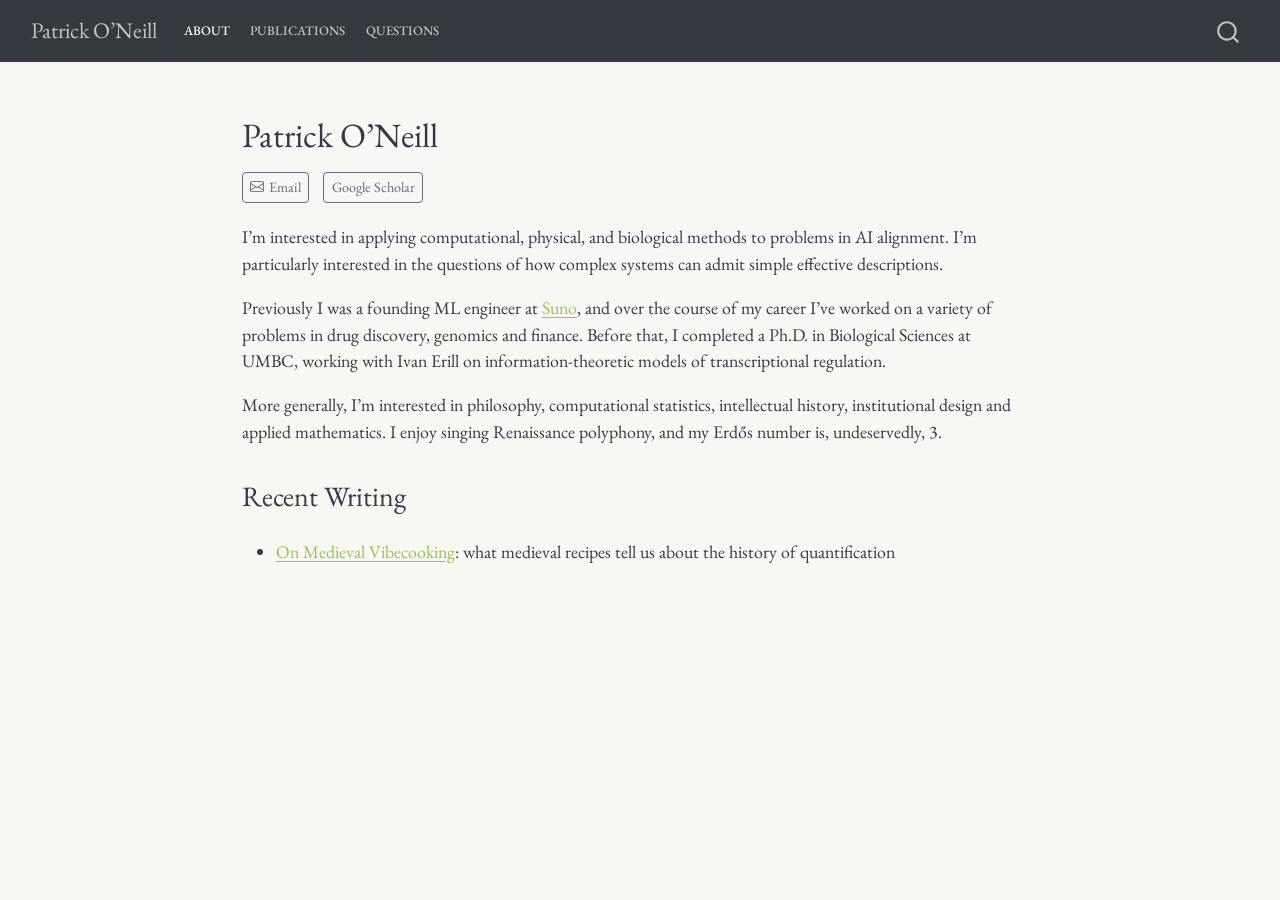
<file: index.html>
<!DOCTYPE html>
<html xmlns="http://www.w3.org/1999/xhtml" lang="en" xml:lang="en"><head>

<meta charset="utf-8">
<meta name="generator" content="quarto-1.10.18">

<meta name="viewport" content="width=device-width, initial-scale=1.0, user-scalable=yes">


<title>Patrick O’Neill</title>
<style>
/* Default styles provided by pandoc.
** See https://pandoc.org/MANUAL.html#variables-for-html for config info.
*/
span.smallcaps{font-variant: small-caps;}
div.columns{display: flex; gap: 1.5em;}
div.column{flex: auto;}
@media screen {
div.columns{gap: min(4vw, 1.5em);}
div.column{overflow-x: auto;}
}
div.hanging-indent{margin-left: 1.5em; text-indent: -1.5em;}
ul.task-list{list-style: none;}
ul.task-list li input[type="checkbox"] {
  width: 0.8em;
  margin: 0 0.8em 0.2em -1em; /* quarto-specific, see https://github.com/quarto-dev/quarto-cli/issues/4556 */ 
  vertical-align: middle;
}
</style>


<script src="site_libs/quarto-nav/quarto-nav.js"></script>
<script src="site_libs/quarto-nav/headroom.min.js"></script>
<script src="site_libs/clipboard/clipboard.min.js"></script>
<script src="site_libs/quarto-search/autocomplete.umd.js"></script>
<script src="site_libs/quarto-search/fuse.min.js"></script>
<script src="site_libs/quarto-search/quarto-search.js"></script>
<meta name="quarto:offset" content="./">
<script src="site_libs/quarto-html/quarto.js" type="module"></script>
<script src="site_libs/quarto-html/tabsets/tabsets.js" type="module"></script>
<script src="site_libs/quarto-html/popper.min.js"></script>
<script src="site_libs/quarto-html/tippy.umd.min.js"></script>
<link href="site_libs/quarto-html/tippy.css" rel="stylesheet">
<link href="site_libs/quarto-html/quarto-syntax-highlighting-3419ea62b3ca2d77d3d547f86109e84e.css" rel="stylesheet" id="quarto-text-highlighting-styles">
<script src="site_libs/bootstrap/bootstrap.min.js"></script>
<link href="site_libs/bootstrap/bootstrap-icons.css" rel="stylesheet">
<link href="site_libs/bootstrap/bootstrap-eba6b776b4d3191bcb69f2b2920fc783.min.css" rel="stylesheet" append-hash="true" id="quarto-bootstrap" data-mode="light">
<script id="quarto-search-options" type="application/json">{
  "location": "navbar",
  "copy-button": false,
  "collapse-after": 3,
  "panel-placement": "end",
  "type": "overlay",
  "limit": 50,
  "keyboard-shortcut": [
    "f",
    "/",
    "s"
  ],
  "show-item-context": false,
  "language": {
    "search-no-results-text": "No results",
    "search-matching-documents-text": "matching documents",
    "search-copy-link-title": "Copy link to search",
    "search-hide-matches-text": "Hide additional matches",
    "search-more-match-text": "more match in this document",
    "search-more-matches-text": "more matches in this document",
    "search-clear-button-title": "Clear",
    "search-text-placeholder": "",
    "search-detached-cancel-button-title": "Cancel",
    "search-submit-button-title": "Submit",
    "search-label": "Search"
  }
}</script>
<script data-goatcounter="https://poneill.goatcounter.com/count" async="" src="//gc.zgo.at/count.js"></script>


</head>

<body class="nav-fixed fullcontent quarto-light">

<div id="quarto-search-results"></div>
  <header id="quarto-header" class="headroom fixed-top">
    <nav class="navbar navbar-expand-lg " data-bs-theme="dark">
      <div class="navbar-container container-fluid">
      <div class="navbar-brand-container mx-auto">
    <a class="navbar-brand" href="./index.html">
    <span class="navbar-title">Patrick O’Neill</span>
    </a>
  </div>
            <div id="quarto-search" class="" title="Search"></div>
          <button class="navbar-toggler" type="button" data-bs-toggle="collapse" data-bs-target="#navbarCollapse" aria-controls="navbarCollapse" role="menu" aria-expanded="false" aria-label="Toggle navigation" onclick="if (window.quartoToggleHeadroom) { window.quartoToggleHeadroom(); }">
  <span class="navbar-toggler-icon"></span>
</button>
          <div class="collapse navbar-collapse" id="navbarCollapse">
            <ul class="navbar-nav navbar-nav-scroll me-auto">
  <li class="nav-item">
    <a class="nav-link active" href="./index.html" aria-current="page"> 
<span class="menu-text">About</span></a>
  </li>  
  <li class="nav-item">
    <a class="nav-link" href="./publications.html"> 
<span class="menu-text">Publications</span></a>
  </li>  
  <li class="nav-item">
    <a class="nav-link" href="./questions.html"> 
<span class="menu-text">Questions</span></a>
  </li>  
</ul>
          </div> <!-- /navcollapse -->
            <div class="quarto-navbar-tools">
</div>
      </div> <!-- /container-fluid -->
    </nav>
</header>
<!-- content -->
<div id="quarto-content" class="quarto-container page-columns page-rows-contents page-layout-article page-navbar">
<!-- sidebar -->
<!-- margin-sidebar -->
    
<!-- main -->
<div class="quarto-about-solana column-body">
  <div class="about-entity">
    <div class="entity-contents">
      <header id="title-block-header" class="quarto-title-block default">
<div class="quarto-title">
<h1 class="title">Patrick O’Neill</h1>
</div>
<div class="quarto-title-meta">
  </div>
</header> <div class="about-links">
  <a href="mailto:patrick.kaileigh.oneill+personal-website@gmail.com" class="about-link" rel="" target="">
    <i class="bi bi-envelope"></i>
     <span class="about-link-text">Email</span>
  </a>
  <a href="https://scholar.google.com/citations?user=BuOvb58AAAAJ" class="about-link" rel="" target="">
     <span class="about-link-text">Google Scholar</span>
  </a>
</div>
      <div class="about-contents"><main class="content" id="quarto-document-content">
<p>I’m interested in applying computational, physical, and biological methods to problems in AI alignment. I’m particularly interested in the questions of how complex systems can admit simple effective descriptions.</p>
<p>Previously I was a founding ML engineer at <a href="https://suno.com">Suno</a>, and over the course of my career I’ve worked on a variety of problems in drug discovery, genomics and finance. Before that, I completed a Ph.D.&nbsp;in Biological Sciences at UMBC, working with Ivan Erill on information-theoretic models of transcriptional regulation.</p>
<p>More generally, I’m interested in philosophy, computational statistics, intellectual history, institutional design and applied mathematics. I enjoy singing Renaissance polyphony, and my Erdős number is, undeservedly, 3.</p>
<section id="recent-writing" class="level2">
<h2 data-anchor-id="recent-writing">Recent Writing</h2>
<ul>
<li><a href="https://agoodlymeasure.substack.com/p/on-medieval-vibecooking">On Medieval Vibecooking</a>: what medieval recipes tell us about the history of quantification</li>
</ul>


</section>
</main></div>
    </div>
  </div>
</div>
 <!-- /main -->
<script id="quarto-html-after-body" type="application/javascript">
  window.document.addEventListener("DOMContentLoaded", function (event) {
    const isCodeAnnotation = (el) => {
      for (const clz of el.classList) {
        if (clz.startsWith('code-annotation-')) {                     
          return true;
        }
      }
      return false;
    }
    const onCopySuccess = function(e) {
      // button target
      const button = e.trigger;
      // don't keep focus
      button.blur();
      // flash "checked"
      button.classList.add('code-copy-button-checked');
      var currentTitle = button.getAttribute("title");
      button.setAttribute("title", "Copied!");
      let tooltip;
      if (window.bootstrap) {
        button.setAttribute("data-bs-toggle", "tooltip");
        button.setAttribute("data-bs-placement", "left");
        button.setAttribute("data-bs-title", "Copied!");
        tooltip = new bootstrap.Tooltip(button, 
          { trigger: "manual", 
            customClass: "code-copy-button-tooltip",
            offset: [0, -8]});
        tooltip.show();    
      }
      setTimeout(function() {
        if (tooltip) {
          tooltip.hide();
          button.removeAttribute("data-bs-title");
          button.removeAttribute("data-bs-toggle");
          button.removeAttribute("data-bs-placement");
        }
        button.setAttribute("title", currentTitle);
        button.classList.remove('code-copy-button-checked');
      }, 1000);
      // clear code selection
      e.clearSelection();
    }
    const getTextToCopy = function(trigger) {
      const outerScaffold = trigger.parentElement.cloneNode(true);
      const codeEl = outerScaffold.querySelector('code');
      for (const childEl of codeEl.children) {
        if (isCodeAnnotation(childEl)) {
          childEl.remove();
        }
      }
      return codeEl.innerText;
    }
    const clipboard = new window.ClipboardJS('.code-copy-button:not([data-in-quarto-modal])', {
      text: getTextToCopy
    });
    clipboard.on('success', onCopySuccess);
    if (window.document.getElementById('quarto-embedded-source-code-modal')) {
      const clipboardModal = new window.ClipboardJS('.code-copy-button[data-in-quarto-modal]', {
        text: getTextToCopy,
        container: window.document.getElementById('quarto-embedded-source-code-modal')
      });
      clipboardModal.on('success', onCopySuccess);
    }
      var localhostRegex = new RegExp(/^(?:http|https):\/\/localhost\:?[0-9]*\//);
      var mailtoRegex = new RegExp(/^mailto:/);
        var filterRegex = new RegExp("https:\/\/poneill\.github\.io");
      var isInternal = (href) => {
          return filterRegex.test(href) || localhostRegex.test(href) || mailtoRegex.test(href);
      }
      // Inspect non-navigation links and adorn them if external
     var links = window.document.querySelectorAll('a[href]:not(.nav-link):not(.navbar-brand):not(.toc-action):not(.sidebar-link):not(.sidebar-item-toggle):not(.pagination-link):not(.no-external):not([aria-hidden]):not(.dropdown-item):not(.quarto-navigation-tool):not(.about-link)');
      for (var i=0; i<links.length; i++) {
        const link = links[i];
        if (!isInternal(link.href)) {
          // undo the damage that might have been done by quarto-nav.js in the case of
          // links that we want to consider external
          if (link.dataset.originalHref !== undefined) {
            link.href = link.dataset.originalHref;
          }
        }
      }
    function tippyHover(el, contentFn, onTriggerFn, onUntriggerFn) {
      const config = {
        allowHTML: true,
        maxWidth: 500,
        delay: 100,
        arrow: false,
        appendTo: function(el) {
            return el.parentElement;
        },
        interactive: true,
        interactiveBorder: 10,
        theme: 'quarto',
        placement: 'bottom-start',
      };
      if (contentFn) {
        config.content = contentFn;
      }
      if (onTriggerFn) {
        config.onTrigger = onTriggerFn;
      }
      if (onUntriggerFn) {
        config.onUntrigger = onUntriggerFn;
      }
      window.tippy(el, config); 
    }
    const noterefs = window.document.querySelectorAll('a[role="doc-noteref"]');
    for (var i=0; i<noterefs.length; i++) {
      const ref = noterefs[i];
      tippyHover(ref, function() {
        // use id or data attribute instead here
        let href = ref.getAttribute('data-footnote-href') || ref.getAttribute('href');
        try { href = new URL(href).hash; } catch {}
        const id = href.replace(/^#\/?/, "");
        const note = window.document.getElementById(id);
        if (note) {
          return note.innerHTML;
        } else {
          return "";
        }
      });
    }
    const xrefs = window.document.querySelectorAll('a.quarto-xref');
    const processXRef = (id, note) => {
      // Strip column container classes
      const stripColumnClz = (el) => {
        el.classList.remove("page-full", "page-columns");
        if (el.children) {
          for (const child of el.children) {
            stripColumnClz(child);
          }
        }
      }
      stripColumnClz(note)
      if (id === null || id.startsWith('sec-')) {
        // Special case sections, only their first couple elements
        const container = document.createElement("div");
        if (note.children && note.children.length > 2) {
          container.appendChild(note.children[0].cloneNode(true));
          for (let i = 1; i < note.children.length; i++) {
            const child = note.children[i];
            if (child.tagName === "P" && child.innerText === "") {
              continue;
            } else {
              container.appendChild(child.cloneNode(true));
              break;
            }
          }
          if (window.Quarto?.typesetMath) {
            window.Quarto.typesetMath(container);
          }
          return container.innerHTML
        } else {
          if (window.Quarto?.typesetMath) {
            window.Quarto.typesetMath(note);
          }
          return note.innerHTML;
        }
      } else {
        // Remove any anchor links if they are present
        const anchorLink = note.querySelector('a.anchorjs-link');
        if (anchorLink) {
          anchorLink.remove();
        }
        if (window.Quarto?.typesetMath) {
          window.Quarto.typesetMath(note);
        }
        if (note.classList.contains("callout")) {
          return note.outerHTML;
        } else {
          return note.innerHTML;
        }
      }
    }
    for (var i=0; i<xrefs.length; i++) {
      const xref = xrefs[i];
      tippyHover(xref, undefined, function(instance) {
        instance.disable();
        let url = xref.getAttribute('href');
        let hash = undefined; 
        if (url.startsWith('#')) {
          hash = url;
        } else {
          try { hash = new URL(url).hash; } catch {}
        }
        if (hash) {
          const id = hash.replace(/^#\/?/, "");
          const note = window.document.getElementById(id);
          if (note !== null) {
            try {
              const html = processXRef(id, note.cloneNode(true));
              instance.setContent(html);
            } finally {
              instance.enable();
              instance.show();
            }
          } else {
            // See if we can fetch this
            fetch(url.split('#')[0])
            .then(res => res.text())
            .then(html => {
              const parser = new DOMParser();
              const htmlDoc = parser.parseFromString(html, "text/html");
              const note = htmlDoc.getElementById(id);
              if (note !== null) {
                const html = processXRef(id, note);
                instance.setContent(html);
              } 
            }).finally(() => {
              instance.enable();
              instance.show();
            });
          }
        } else {
          // See if we can fetch a full url (with no hash to target)
          // This is a special case and we should probably do some content thinning / targeting
          fetch(url)
          .then(res => res.text())
          .then(html => {
            const parser = new DOMParser();
            const htmlDoc = parser.parseFromString(html, "text/html");
            const note = htmlDoc.querySelector('main.content');
            if (note !== null) {
              // This should only happen for chapter cross references
              // (since there is no id in the URL)
              // remove the first header
              if (note.children.length > 0 && note.children[0].tagName === "HEADER") {
                note.children[0].remove();
              }
              const html = processXRef(null, note);
              instance.setContent(html);
            } 
          }).finally(() => {
            instance.enable();
            instance.show();
          });
        }
      }, function(instance) {
      });
    }
        let selectedAnnoteEl;
        const selectorForAnnotation = ( cell, annotation) => {
          let cellAttr = 'data-code-cell="' + cell + '"';
          let lineAttr = 'data-code-annotation="' +  annotation + '"';
          const selector = 'span[' + cellAttr + '][' + lineAttr + ']';
          return selector;
        }
        const selectCodeLines = (annoteEl) => {
          const doc = window.document;
          const targetCell = annoteEl.getAttribute("data-target-cell");
          const targetAnnotation = annoteEl.getAttribute("data-target-annotation");
          const annoteSpan = window.document.querySelector(selectorForAnnotation(targetCell, targetAnnotation));
          const lines = annoteSpan.getAttribute("data-code-lines").split(",");
          const lineIds = lines.map((line) => {
            return targetCell + "-" + line;
          })
          let top = null;
          let height = null;
          let parent = null;
          if (lineIds.length > 0) {
              //compute the position of the single el (top and bottom and make a div)
              const el = window.document.getElementById(lineIds[0]);
              top = el.offsetTop;
              height = el.offsetHeight;
              parent = el.parentElement.parentElement;
            if (lineIds.length > 1) {
              const lastEl = window.document.getElementById(lineIds[lineIds.length - 1]);
              const bottom = lastEl.offsetTop + lastEl.offsetHeight;
              height = bottom - top;
            }
            if (top !== null && height !== null && parent !== null) {
              // cook up a div (if necessary) and position it 
              let div = window.document.getElementById("code-annotation-line-highlight");
              if (div === null) {
                div = window.document.createElement("div");
                div.setAttribute("id", "code-annotation-line-highlight");
                div.style.position = 'absolute';
                parent.appendChild(div);
              }
              div.style.top = top - 2 + "px";
              div.style.height = height + 4 + "px";
              div.style.left = 0;
              let gutterDiv = window.document.getElementById("code-annotation-line-highlight-gutter");
              if (gutterDiv === null) {
                gutterDiv = window.document.createElement("div");
                gutterDiv.setAttribute("id", "code-annotation-line-highlight-gutter");
                gutterDiv.style.position = 'absolute';
                const codeCell = window.document.getElementById(targetCell);
                const gutter = codeCell.querySelector('.code-annotation-gutter');
                gutter.appendChild(gutterDiv);
              }
              gutterDiv.style.top = top - 2 + "px";
              gutterDiv.style.height = height + 4 + "px";
            }
            selectedAnnoteEl = annoteEl;
          }
        };
        const unselectCodeLines = () => {
          const elementsIds = ["code-annotation-line-highlight", "code-annotation-line-highlight-gutter"];
          elementsIds.forEach((elId) => {
            const div = window.document.getElementById(elId);
            if (div) {
              div.remove();
            }
          });
          selectedAnnoteEl = undefined;
        };
          // Handle positioning of the toggle
      window.addEventListener(
        "resize",
        throttle(() => {
          elRect = undefined;
          if (selectedAnnoteEl) {
            selectCodeLines(selectedAnnoteEl);
          }
        }, 10)
      );
      function throttle(fn, ms) {
      let throttle = false;
      let timer;
        return (...args) => {
          if(!throttle) { // first call gets through
              fn.apply(this, args);
              throttle = true;
          } else { // all the others get throttled
              if(timer) clearTimeout(timer); // cancel #2
              timer = setTimeout(() => {
                fn.apply(this, args);
                timer = throttle = false;
              }, ms);
          }
        };
      }
        // Attach click handler to the DT
        const annoteDls = window.document.querySelectorAll('dt[data-target-cell]');
        for (const annoteDlNode of annoteDls) {
          annoteDlNode.addEventListener('click', (event) => {
            const clickedEl = event.target;
            if (clickedEl !== selectedAnnoteEl) {
              unselectCodeLines();
              const activeEl = window.document.querySelector('dt[data-target-cell].code-annotation-active');
              if (activeEl) {
                activeEl.classList.remove('code-annotation-active');
              }
              selectCodeLines(clickedEl);
              clickedEl.classList.add('code-annotation-active');
            } else {
              // Unselect the line
              unselectCodeLines();
              clickedEl.classList.remove('code-annotation-active');
            }
          });
        }
    const findCites = (el) => {
      const parentEl = el.parentElement;
      if (parentEl) {
        const cites = parentEl.dataset.cites;
        if (cites) {
          return {
            el,
            cites: cites.split(' ')
          };
        } else {
          return findCites(el.parentElement)
        }
      } else {
        return undefined;
      }
    };
    var bibliorefs = window.document.querySelectorAll('a[role="doc-biblioref"]');
    for (var i=0; i<bibliorefs.length; i++) {
      const ref = bibliorefs[i];
      const citeInfo = findCites(ref);
      if (citeInfo) {
        tippyHover(citeInfo.el, function() {
          var popup = window.document.createElement('div');
          citeInfo.cites.forEach(function(cite) {
            var citeDiv = window.document.createElement('div');
            citeDiv.classList.add('hanging-indent');
            citeDiv.classList.add('csl-entry');
            var biblioDiv = window.document.getElementById('ref-' + cite);
            if (biblioDiv) {
              citeDiv.innerHTML = biblioDiv.innerHTML;
            }
            popup.appendChild(citeDiv);
          });
          return popup.innerHTML;
        });
      }
    }
  });
  </script>
</div> <!-- /content -->




</body></html>
</file>
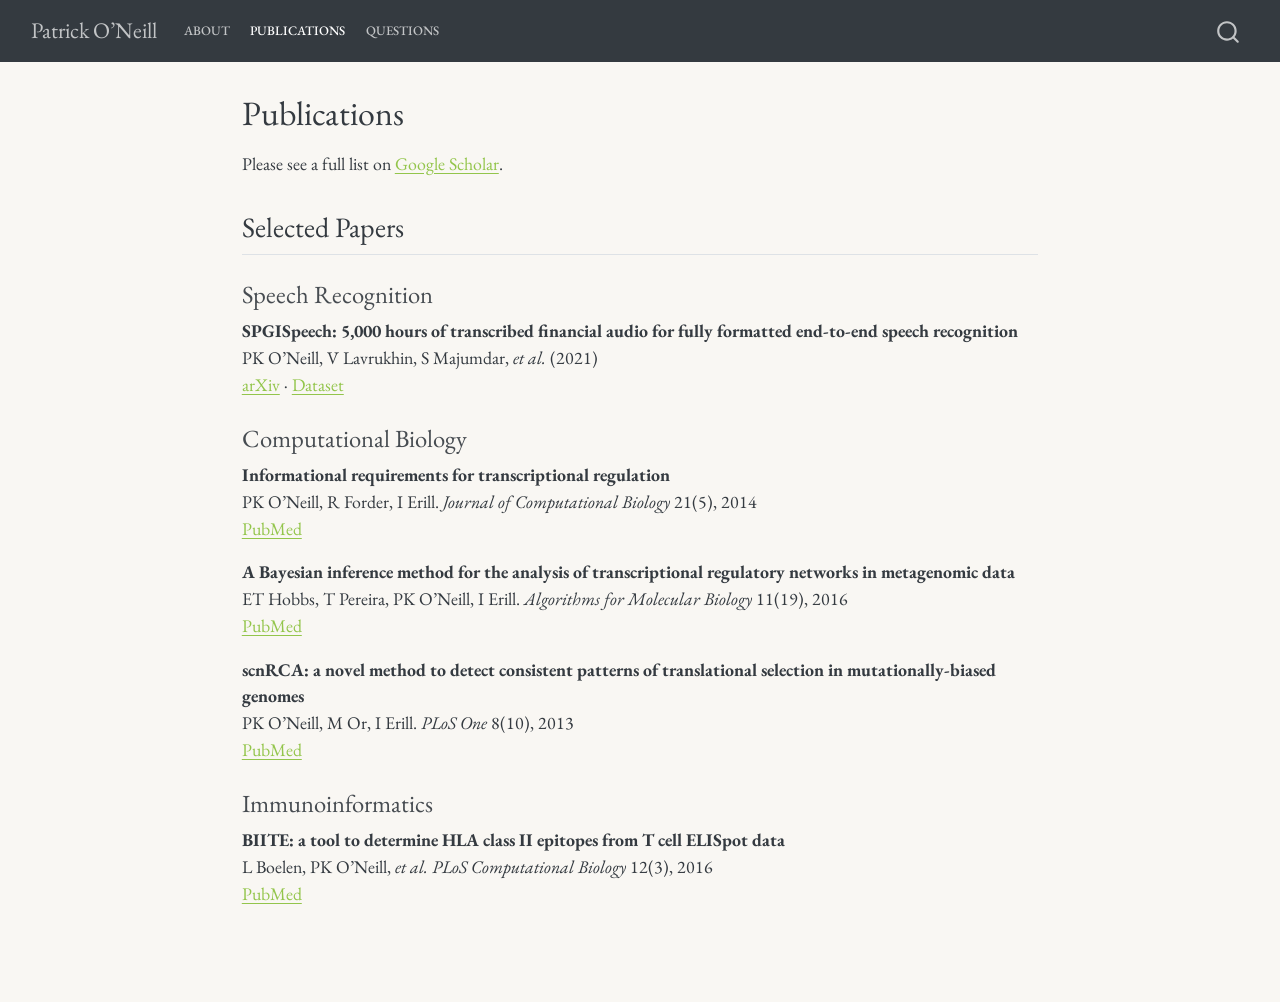
<file: publications.html>
<!DOCTYPE html>
<html xmlns="http://www.w3.org/1999/xhtml" lang="en" xml:lang="en"><head>

<meta charset="utf-8">
<meta name="generator" content="quarto-1.10.18">

<meta name="viewport" content="width=device-width, initial-scale=1.0, user-scalable=yes">


<title>Publications – Patrick O’Neill</title>
<style>
/* Default styles provided by pandoc.
** See https://pandoc.org/MANUAL.html#variables-for-html for config info.
*/
span.smallcaps{font-variant: small-caps;}
div.columns{display: flex; gap: 1.5em;}
div.column{flex: auto;}
@media screen {
div.columns{gap: min(4vw, 1.5em);}
div.column{overflow-x: auto;}
}
div.hanging-indent{margin-left: 1.5em; text-indent: -1.5em;}
ul.task-list{list-style: none;}
ul.task-list li input[type="checkbox"] {
  width: 0.8em;
  margin: 0 0.8em 0.2em -1em; /* quarto-specific, see https://github.com/quarto-dev/quarto-cli/issues/4556 */ 
  vertical-align: middle;
}
</style>


<script src="site_libs/quarto-nav/quarto-nav.js"></script>
<script src="site_libs/quarto-nav/headroom.min.js"></script>
<script src="site_libs/clipboard/clipboard.min.js"></script>
<script src="site_libs/quarto-search/autocomplete.umd.js"></script>
<script src="site_libs/quarto-search/fuse.min.js"></script>
<script src="site_libs/quarto-search/quarto-search.js"></script>
<meta name="quarto:offset" content="./">
<script src="site_libs/quarto-html/quarto.js" type="module"></script>
<script src="site_libs/quarto-html/tabsets/tabsets.js" type="module"></script>
<script src="site_libs/quarto-html/popper.min.js"></script>
<script src="site_libs/quarto-html/tippy.umd.min.js"></script>
<script src="site_libs/quarto-html/anchor.min.js"></script>
<link href="site_libs/quarto-html/tippy.css" rel="stylesheet">
<link href="site_libs/quarto-html/quarto-syntax-highlighting-3419ea62b3ca2d77d3d547f86109e84e.css" rel="stylesheet" id="quarto-text-highlighting-styles">
<script src="site_libs/bootstrap/bootstrap.min.js"></script>
<link href="site_libs/bootstrap/bootstrap-icons.css" rel="stylesheet">
<link href="site_libs/bootstrap/bootstrap-eba6b776b4d3191bcb69f2b2920fc783.min.css" rel="stylesheet" append-hash="true" id="quarto-bootstrap" data-mode="light">
<script id="quarto-search-options" type="application/json">{
  "location": "navbar",
  "copy-button": false,
  "collapse-after": 3,
  "panel-placement": "end",
  "type": "overlay",
  "limit": 50,
  "keyboard-shortcut": [
    "f",
    "/",
    "s"
  ],
  "show-item-context": false,
  "language": {
    "search-no-results-text": "No results",
    "search-matching-documents-text": "matching documents",
    "search-copy-link-title": "Copy link to search",
    "search-hide-matches-text": "Hide additional matches",
    "search-more-match-text": "more match in this document",
    "search-more-matches-text": "more matches in this document",
    "search-clear-button-title": "Clear",
    "search-text-placeholder": "",
    "search-detached-cancel-button-title": "Cancel",
    "search-submit-button-title": "Submit",
    "search-label": "Search"
  }
}</script>
<script data-goatcounter="https://poneill.goatcounter.com/count" async="" src="//gc.zgo.at/count.js"></script>


</head>

<body class="nav-fixed fullcontent quarto-light">

<div id="quarto-search-results"></div>
  <header id="quarto-header" class="headroom fixed-top">
    <nav class="navbar navbar-expand-lg " data-bs-theme="dark">
      <div class="navbar-container container-fluid">
      <div class="navbar-brand-container mx-auto">
    <a class="navbar-brand" href="./index.html">
    <span class="navbar-title">Patrick O’Neill</span>
    </a>
  </div>
            <div id="quarto-search" class="" title="Search"></div>
          <button class="navbar-toggler" type="button" data-bs-toggle="collapse" data-bs-target="#navbarCollapse" aria-controls="navbarCollapse" role="menu" aria-expanded="false" aria-label="Toggle navigation" onclick="if (window.quartoToggleHeadroom) { window.quartoToggleHeadroom(); }">
  <span class="navbar-toggler-icon"></span>
</button>
          <div class="collapse navbar-collapse" id="navbarCollapse">
            <ul class="navbar-nav navbar-nav-scroll me-auto">
  <li class="nav-item">
    <a class="nav-link" href="./index.html"> 
<span class="menu-text">About</span></a>
  </li>  
  <li class="nav-item">
    <a class="nav-link active" href="./publications.html" aria-current="page"> 
<span class="menu-text">Publications</span></a>
  </li>  
  <li class="nav-item">
    <a class="nav-link" href="./questions.html"> 
<span class="menu-text">Questions</span></a>
  </li>  
</ul>
          </div> <!-- /navcollapse -->
            <div class="quarto-navbar-tools">
</div>
      </div> <!-- /container-fluid -->
    </nav>
</header>
<!-- content -->
<div id="quarto-content" class="quarto-container page-columns page-rows-contents page-layout-article page-navbar">
<!-- sidebar -->
<!-- margin-sidebar -->
    
<!-- main -->
<main class="content" id="quarto-document-content">

<header id="title-block-header" class="quarto-title-block default">
<div class="quarto-title">
<h1 class="title">Publications</h1>
</div>



<div class="quarto-title-meta">

    
  
    
  </div>
  


</header>


<p>Please see a full list on <a href="https://scholar.google.com/citations?user=BuOvb58AAAAJ">Google Scholar</a>.</p>
<section id="selected-papers" class="level2">
<h2 class="anchored" data-anchor-id="selected-papers">Selected Papers</h2>
<section id="speech-recognition" class="level3">
<h3 class="anchored" data-anchor-id="speech-recognition">Speech Recognition</h3>
<p><strong>SPGISpeech: 5,000 hours of transcribed financial audio for fully formatted end-to-end speech recognition</strong><br>
PK O’Neill, V Lavrukhin, S Majumdar, <em>et al.</em> (2021)<br>
<a href="https://arxiv.org/abs/2104.02014">arXiv</a> · <a href="https://huggingface.co/datasets/kensho/spgispeech">Dataset</a></p>
</section>
<section id="computational-biology" class="level3">
<h3 class="anchored" data-anchor-id="computational-biology">Computational Biology</h3>
<p><strong>Informational requirements for transcriptional regulation</strong><br>
PK O’Neill, R Forder, I Erill. <em>Journal of Computational Biology</em> 21(5), 2014<br>
<a href="https://pubmed.ncbi.nlm.nih.gov/24689680/">PubMed</a></p>
<p><strong>A Bayesian inference method for the analysis of transcriptional regulatory networks in metagenomic data</strong><br>
ET Hobbs, T Pereira, PK O’Neill, I Erill. <em>Algorithms for Molecular Biology</em> 11(19), 2016<br>
<a href="https://pubmed.ncbi.nlm.nih.gov/27468307/">PubMed</a></p>
<p><strong>scnRCA: a novel method to detect consistent patterns of translational selection in mutationally-biased genomes</strong><br>
PK O’Neill, M Or, I Erill. <em>PLoS One</em> 8(10), 2013<br>
<a href="https://pubmed.ncbi.nlm.nih.gov/24116093/">PubMed</a></p>
</section>
<section id="immunoinformatics" class="level3">
<h3 class="anchored" data-anchor-id="immunoinformatics">Immunoinformatics</h3>
<p><strong>BIITE: a tool to determine HLA class II epitopes from T cell ELISpot data</strong><br>
L Boelen, PK O’Neill, <em>et al.</em> <em>PLoS Computational Biology</em> 12(3), 2016<br>
<a href="https://pubmed.ncbi.nlm.nih.gov/26967156/">PubMed</a></p>


</section>
</section>

</main> <!-- /main -->
<script id="quarto-html-after-body" type="application/javascript">
  window.document.addEventListener("DOMContentLoaded", function (event) {
    const icon = "";
    const anchorJS = new window.AnchorJS();
    anchorJS.options = {
      placement: 'right',
      icon: icon
    };
    anchorJS.add('.anchored');
    const isCodeAnnotation = (el) => {
      for (const clz of el.classList) {
        if (clz.startsWith('code-annotation-')) {                     
          return true;
        }
      }
      return false;
    }
    const onCopySuccess = function(e) {
      // button target
      const button = e.trigger;
      // don't keep focus
      button.blur();
      // flash "checked"
      button.classList.add('code-copy-button-checked');
      var currentTitle = button.getAttribute("title");
      button.setAttribute("title", "Copied!");
      let tooltip;
      if (window.bootstrap) {
        button.setAttribute("data-bs-toggle", "tooltip");
        button.setAttribute("data-bs-placement", "left");
        button.setAttribute("data-bs-title", "Copied!");
        tooltip = new bootstrap.Tooltip(button, 
          { trigger: "manual", 
            customClass: "code-copy-button-tooltip",
            offset: [0, -8]});
        tooltip.show();    
      }
      setTimeout(function() {
        if (tooltip) {
          tooltip.hide();
          button.removeAttribute("data-bs-title");
          button.removeAttribute("data-bs-toggle");
          button.removeAttribute("data-bs-placement");
        }
        button.setAttribute("title", currentTitle);
        button.classList.remove('code-copy-button-checked');
      }, 1000);
      // clear code selection
      e.clearSelection();
    }
    const getTextToCopy = function(trigger) {
      const outerScaffold = trigger.parentElement.cloneNode(true);
      const codeEl = outerScaffold.querySelector('code');
      for (const childEl of codeEl.children) {
        if (isCodeAnnotation(childEl)) {
          childEl.remove();
        }
      }
      return codeEl.innerText;
    }
    const clipboard = new window.ClipboardJS('.code-copy-button:not([data-in-quarto-modal])', {
      text: getTextToCopy
    });
    clipboard.on('success', onCopySuccess);
    if (window.document.getElementById('quarto-embedded-source-code-modal')) {
      const clipboardModal = new window.ClipboardJS('.code-copy-button[data-in-quarto-modal]', {
        text: getTextToCopy,
        container: window.document.getElementById('quarto-embedded-source-code-modal')
      });
      clipboardModal.on('success', onCopySuccess);
    }
      var localhostRegex = new RegExp(/^(?:http|https):\/\/localhost\:?[0-9]*\//);
      var mailtoRegex = new RegExp(/^mailto:/);
        var filterRegex = new RegExp("https:\/\/poneill\.github\.io");
      var isInternal = (href) => {
          return filterRegex.test(href) || localhostRegex.test(href) || mailtoRegex.test(href);
      }
      // Inspect non-navigation links and adorn them if external
     var links = window.document.querySelectorAll('a[href]:not(.nav-link):not(.navbar-brand):not(.toc-action):not(.sidebar-link):not(.sidebar-item-toggle):not(.pagination-link):not(.no-external):not([aria-hidden]):not(.dropdown-item):not(.quarto-navigation-tool):not(.about-link)');
      for (var i=0; i<links.length; i++) {
        const link = links[i];
        if (!isInternal(link.href)) {
          // undo the damage that might have been done by quarto-nav.js in the case of
          // links that we want to consider external
          if (link.dataset.originalHref !== undefined) {
            link.href = link.dataset.originalHref;
          }
        }
      }
    function tippyHover(el, contentFn, onTriggerFn, onUntriggerFn) {
      const config = {
        allowHTML: true,
        maxWidth: 500,
        delay: 100,
        arrow: false,
        appendTo: function(el) {
            return el.parentElement;
        },
        interactive: true,
        interactiveBorder: 10,
        theme: 'quarto',
        placement: 'bottom-start',
      };
      if (contentFn) {
        config.content = contentFn;
      }
      if (onTriggerFn) {
        config.onTrigger = onTriggerFn;
      }
      if (onUntriggerFn) {
        config.onUntrigger = onUntriggerFn;
      }
      window.tippy(el, config); 
    }
    const noterefs = window.document.querySelectorAll('a[role="doc-noteref"]');
    for (var i=0; i<noterefs.length; i++) {
      const ref = noterefs[i];
      tippyHover(ref, function() {
        // use id or data attribute instead here
        let href = ref.getAttribute('data-footnote-href') || ref.getAttribute('href');
        try { href = new URL(href).hash; } catch {}
        const id = href.replace(/^#\/?/, "");
        const note = window.document.getElementById(id);
        if (note) {
          return note.innerHTML;
        } else {
          return "";
        }
      });
    }
    const xrefs = window.document.querySelectorAll('a.quarto-xref');
    const processXRef = (id, note) => {
      // Strip column container classes
      const stripColumnClz = (el) => {
        el.classList.remove("page-full", "page-columns");
        if (el.children) {
          for (const child of el.children) {
            stripColumnClz(child);
          }
        }
      }
      stripColumnClz(note)
      if (id === null || id.startsWith('sec-')) {
        // Special case sections, only their first couple elements
        const container = document.createElement("div");
        if (note.children && note.children.length > 2) {
          container.appendChild(note.children[0].cloneNode(true));
          for (let i = 1; i < note.children.length; i++) {
            const child = note.children[i];
            if (child.tagName === "P" && child.innerText === "") {
              continue;
            } else {
              container.appendChild(child.cloneNode(true));
              break;
            }
          }
          if (window.Quarto?.typesetMath) {
            window.Quarto.typesetMath(container);
          }
          return container.innerHTML
        } else {
          if (window.Quarto?.typesetMath) {
            window.Quarto.typesetMath(note);
          }
          return note.innerHTML;
        }
      } else {
        // Remove any anchor links if they are present
        const anchorLink = note.querySelector('a.anchorjs-link');
        if (anchorLink) {
          anchorLink.remove();
        }
        if (window.Quarto?.typesetMath) {
          window.Quarto.typesetMath(note);
        }
        if (note.classList.contains("callout")) {
          return note.outerHTML;
        } else {
          return note.innerHTML;
        }
      }
    }
    for (var i=0; i<xrefs.length; i++) {
      const xref = xrefs[i];
      tippyHover(xref, undefined, function(instance) {
        instance.disable();
        let url = xref.getAttribute('href');
        let hash = undefined; 
        if (url.startsWith('#')) {
          hash = url;
        } else {
          try { hash = new URL(url).hash; } catch {}
        }
        if (hash) {
          const id = hash.replace(/^#\/?/, "");
          const note = window.document.getElementById(id);
          if (note !== null) {
            try {
              const html = processXRef(id, note.cloneNode(true));
              instance.setContent(html);
            } finally {
              instance.enable();
              instance.show();
            }
          } else {
            // See if we can fetch this
            fetch(url.split('#')[0])
            .then(res => res.text())
            .then(html => {
              const parser = new DOMParser();
              const htmlDoc = parser.parseFromString(html, "text/html");
              const note = htmlDoc.getElementById(id);
              if (note !== null) {
                const html = processXRef(id, note);
                instance.setContent(html);
              } 
            }).finally(() => {
              instance.enable();
              instance.show();
            });
          }
        } else {
          // See if we can fetch a full url (with no hash to target)
          // This is a special case and we should probably do some content thinning / targeting
          fetch(url)
          .then(res => res.text())
          .then(html => {
            const parser = new DOMParser();
            const htmlDoc = parser.parseFromString(html, "text/html");
            const note = htmlDoc.querySelector('main.content');
            if (note !== null) {
              // This should only happen for chapter cross references
              // (since there is no id in the URL)
              // remove the first header
              if (note.children.length > 0 && note.children[0].tagName === "HEADER") {
                note.children[0].remove();
              }
              const html = processXRef(null, note);
              instance.setContent(html);
            } 
          }).finally(() => {
            instance.enable();
            instance.show();
          });
        }
      }, function(instance) {
      });
    }
        let selectedAnnoteEl;
        const selectorForAnnotation = ( cell, annotation) => {
          let cellAttr = 'data-code-cell="' + cell + '"';
          let lineAttr = 'data-code-annotation="' +  annotation + '"';
          const selector = 'span[' + cellAttr + '][' + lineAttr + ']';
          return selector;
        }
        const selectCodeLines = (annoteEl) => {
          const doc = window.document;
          const targetCell = annoteEl.getAttribute("data-target-cell");
          const targetAnnotation = annoteEl.getAttribute("data-target-annotation");
          const annoteSpan = window.document.querySelector(selectorForAnnotation(targetCell, targetAnnotation));
          const lines = annoteSpan.getAttribute("data-code-lines").split(",");
          const lineIds = lines.map((line) => {
            return targetCell + "-" + line;
          })
          let top = null;
          let height = null;
          let parent = null;
          if (lineIds.length > 0) {
              //compute the position of the single el (top and bottom and make a div)
              const el = window.document.getElementById(lineIds[0]);
              top = el.offsetTop;
              height = el.offsetHeight;
              parent = el.parentElement.parentElement;
            if (lineIds.length > 1) {
              const lastEl = window.document.getElementById(lineIds[lineIds.length - 1]);
              const bottom = lastEl.offsetTop + lastEl.offsetHeight;
              height = bottom - top;
            }
            if (top !== null && height !== null && parent !== null) {
              // cook up a div (if necessary) and position it 
              let div = window.document.getElementById("code-annotation-line-highlight");
              if (div === null) {
                div = window.document.createElement("div");
                div.setAttribute("id", "code-annotation-line-highlight");
                div.style.position = 'absolute';
                parent.appendChild(div);
              }
              div.style.top = top - 2 + "px";
              div.style.height = height + 4 + "px";
              div.style.left = 0;
              let gutterDiv = window.document.getElementById("code-annotation-line-highlight-gutter");
              if (gutterDiv === null) {
                gutterDiv = window.document.createElement("div");
                gutterDiv.setAttribute("id", "code-annotation-line-highlight-gutter");
                gutterDiv.style.position = 'absolute';
                const codeCell = window.document.getElementById(targetCell);
                const gutter = codeCell.querySelector('.code-annotation-gutter');
                gutter.appendChild(gutterDiv);
              }
              gutterDiv.style.top = top - 2 + "px";
              gutterDiv.style.height = height + 4 + "px";
            }
            selectedAnnoteEl = annoteEl;
          }
        };
        const unselectCodeLines = () => {
          const elementsIds = ["code-annotation-line-highlight", "code-annotation-line-highlight-gutter"];
          elementsIds.forEach((elId) => {
            const div = window.document.getElementById(elId);
            if (div) {
              div.remove();
            }
          });
          selectedAnnoteEl = undefined;
        };
          // Handle positioning of the toggle
      window.addEventListener(
        "resize",
        throttle(() => {
          elRect = undefined;
          if (selectedAnnoteEl) {
            selectCodeLines(selectedAnnoteEl);
          }
        }, 10)
      );
      function throttle(fn, ms) {
      let throttle = false;
      let timer;
        return (...args) => {
          if(!throttle) { // first call gets through
              fn.apply(this, args);
              throttle = true;
          } else { // all the others get throttled
              if(timer) clearTimeout(timer); // cancel #2
              timer = setTimeout(() => {
                fn.apply(this, args);
                timer = throttle = false;
              }, ms);
          }
        };
      }
        // Attach click handler to the DT
        const annoteDls = window.document.querySelectorAll('dt[data-target-cell]');
        for (const annoteDlNode of annoteDls) {
          annoteDlNode.addEventListener('click', (event) => {
            const clickedEl = event.target;
            if (clickedEl !== selectedAnnoteEl) {
              unselectCodeLines();
              const activeEl = window.document.querySelector('dt[data-target-cell].code-annotation-active');
              if (activeEl) {
                activeEl.classList.remove('code-annotation-active');
              }
              selectCodeLines(clickedEl);
              clickedEl.classList.add('code-annotation-active');
            } else {
              // Unselect the line
              unselectCodeLines();
              clickedEl.classList.remove('code-annotation-active');
            }
          });
        }
    const findCites = (el) => {
      const parentEl = el.parentElement;
      if (parentEl) {
        const cites = parentEl.dataset.cites;
        if (cites) {
          return {
            el,
            cites: cites.split(' ')
          };
        } else {
          return findCites(el.parentElement)
        }
      } else {
        return undefined;
      }
    };
    var bibliorefs = window.document.querySelectorAll('a[role="doc-biblioref"]');
    for (var i=0; i<bibliorefs.length; i++) {
      const ref = bibliorefs[i];
      const citeInfo = findCites(ref);
      if (citeInfo) {
        tippyHover(citeInfo.el, function() {
          var popup = window.document.createElement('div');
          citeInfo.cites.forEach(function(cite) {
            var citeDiv = window.document.createElement('div');
            citeDiv.classList.add('hanging-indent');
            citeDiv.classList.add('csl-entry');
            var biblioDiv = window.document.getElementById('ref-' + cite);
            if (biblioDiv) {
              citeDiv.innerHTML = biblioDiv.innerHTML;
            }
            popup.appendChild(citeDiv);
          });
          return popup.innerHTML;
        });
      }
    }
  });
  </script>
</div> <!-- /content -->




</body></html>
</file>
<file: site_libs/quarto-html/tippy.css>
.tippy-box[data-animation=fade][data-state=hidden]{opacity:0}[data-tippy-root]{max-width:calc(100vw - 10px)}.tippy-box{position:relative;background-color:#333;color:#fff;border-radius:4px;font-size:14px;line-height:1.4;white-space:normal;outline:0;transition-property:transform,visibility,opacity}.tippy-box[data-placement^=top]>.tippy-arrow{bottom:0}.tippy-box[data-placement^=top]>.tippy-arrow:before{bottom:-7px;left:0;border-width:8px 8px 0;border-top-color:initial;transform-origin:center top}.tippy-box[data-placement^=bottom]>.tippy-arrow{top:0}.tippy-box[data-placement^=bottom]>.tippy-arrow:before{top:-7px;left:0;border-width:0 8px 8px;border-bottom-color:initial;transform-origin:center bottom}.tippy-box[data-placement^=left]>.tippy-arrow{right:0}.tippy-box[data-placement^=left]>.tippy-arrow:before{border-width:8px 0 8px 8px;border-left-color:initial;right:-7px;transform-origin:center left}.tippy-box[data-placement^=right]>.tippy-arrow{left:0}.tippy-box[data-placement^=right]>.tippy-arrow:before{left:-7px;border-width:8px 8px 8px 0;border-right-color:initial;transform-origin:center right}.tippy-box[data-inertia][data-state=visible]{transition-timing-function:cubic-bezier(.54,1.5,.38,1.11)}.tippy-arrow{width:16px;height:16px;color:#333}.tippy-arrow:before{content:"";position:absolute;border-color:transparent;border-style:solid}.tippy-content{position:relative;padding:5px 9px;z-index:1}
</file>
<file: site_libs/quarto-html/quarto-syntax-highlighting-3419ea62b3ca2d77d3d547f86109e84e.css>
/* quarto syntax highlight colors */
:root {
  --quarto-hl-ot-color: #d91e18;
  --quarto-hl-at-color: #a55a00;
  --quarto-hl-ss-color: #008000;
  --quarto-hl-an-color: #696969;
  --quarto-hl-fu-color: #06287e;
  --quarto-hl-st-color: #008000;
  --quarto-hl-cf-color: #d91e18;
  --quarto-hl-op-color: #00769e;
  --quarto-hl-er-color: #7928a1;
  --quarto-hl-bn-color: #7928a1;
  --quarto-hl-al-color: #7928a1;
  --quarto-hl-va-color: #a55a00;
  --quarto-hl-bu-color: inherit;
  --quarto-hl-ex-color: inherit;
  --quarto-hl-pp-color: #7928a1;
  --quarto-hl-in-color: #696969;
  --quarto-hl-vs-color: #008000;
  --quarto-hl-wa-color: #696969;
  --quarto-hl-do-color: #696969;
  --quarto-hl-im-color: inherit;
  --quarto-hl-ch-color: #008000;
  --quarto-hl-dt-color: #7928a1;
  --quarto-hl-fl-color: #a55a00;
  --quarto-hl-co-color: #696969;
  --quarto-hl-cv-color: #696969;
  --quarto-hl-cn-color: #d91e18;
  --quarto-hl-sc-color: #00769e;
  --quarto-hl-dv-color: #7928a1;
  --quarto-hl-kw-color: #d91e18;
}

/* other quarto variables */
:root {
  --quarto-font-monospace: SFMono-Regular, Menlo, Monaco, Consolas, "Liberation Mono", "Courier New", monospace;
}

/* syntax highlight based on Pandoc's rules */
pre > code.sourceCode > span {
  color: #545454;
}

code.sourceCode > span {
  color: #545454;
}

div.sourceCode,
div.sourceCode pre.sourceCode {
  color: #545454;
}

/* Normal */
code span {
  color: #545454;
}

/* Alert */
code span.al {
  color: #7928a1;
  font-style: inherit;
}

/* Annotation */
code span.an {
  color: #696969;
  font-style: inherit;
}

/* Attribute */
code span.at {
  color: #a55a00;
  font-style: inherit;
}

/* BaseN */
code span.bn {
  color: #7928a1;
  font-style: inherit;
}

/* BuiltIn */
code span.bu {
  font-style: inherit;
}

/* ControlFlow */
code span.cf {
  color: #d91e18;
  font-style: inherit;
}

/* Char */
code span.ch {
  color: #008000;
  font-style: inherit;
}

/* Constant */
code span.cn {
  color: #d91e18;
  font-style: inherit;
}

/* Comment */
code span.co {
  color: #696969;
  font-style: inherit;
}

/* CommentVar */
code span.cv {
  color: #696969;
  font-style: italic;
}

/* Documentation */
code span.do {
  color: #696969;
  font-style: italic;
}

/* DataType */
code span.dt {
  color: #7928a1;
  font-style: inherit;
}

/* DecVal */
code span.dv {
  color: #7928a1;
  font-style: inherit;
}

/* Error */
code span.er {
  color: #7928a1;
  font-style: inherit;
}

/* Extension */
code span.ex {
  font-style: inherit;
}

/* Float */
code span.fl {
  color: #a55a00;
  font-style: inherit;
}

/* Function */
code span.fu {
  color: #06287e;
  font-style: inherit;
}

/* Import */
code span.im {
  font-style: inherit;
}

/* Information */
code span.in {
  color: #696969;
  font-style: inherit;
}

/* Keyword */
code span.kw {
  color: #d91e18;
  font-style: inherit;
}

/* Operator */
code span.op {
  color: #00769e;
  font-style: inherit;
}

/* Other */
code span.ot {
  color: #d91e18;
  font-style: inherit;
}

/* Preprocessor */
code span.pp {
  color: #7928a1;
  font-style: inherit;
}

/* SpecialChar */
code span.sc {
  color: #00769e;
  font-style: inherit;
}

/* SpecialString */
code span.ss {
  color: #008000;
  font-style: inherit;
}

/* String */
code span.st {
  color: #008000;
  font-style: inherit;
}

/* Variable */
code span.va {
  color: #a55a00;
  font-style: inherit;
}

/* VerbatimString */
code span.vs {
  color: #008000;
  font-style: inherit;
}

/* Warning */
code span.wa {
  color: #696969;
  font-style: italic;
}

.prevent-inlining {
  content: "</";
}

/*# sourceMappingURL=a0e48aebe202bc7301f9966d54efda35.css.map */
</file>
